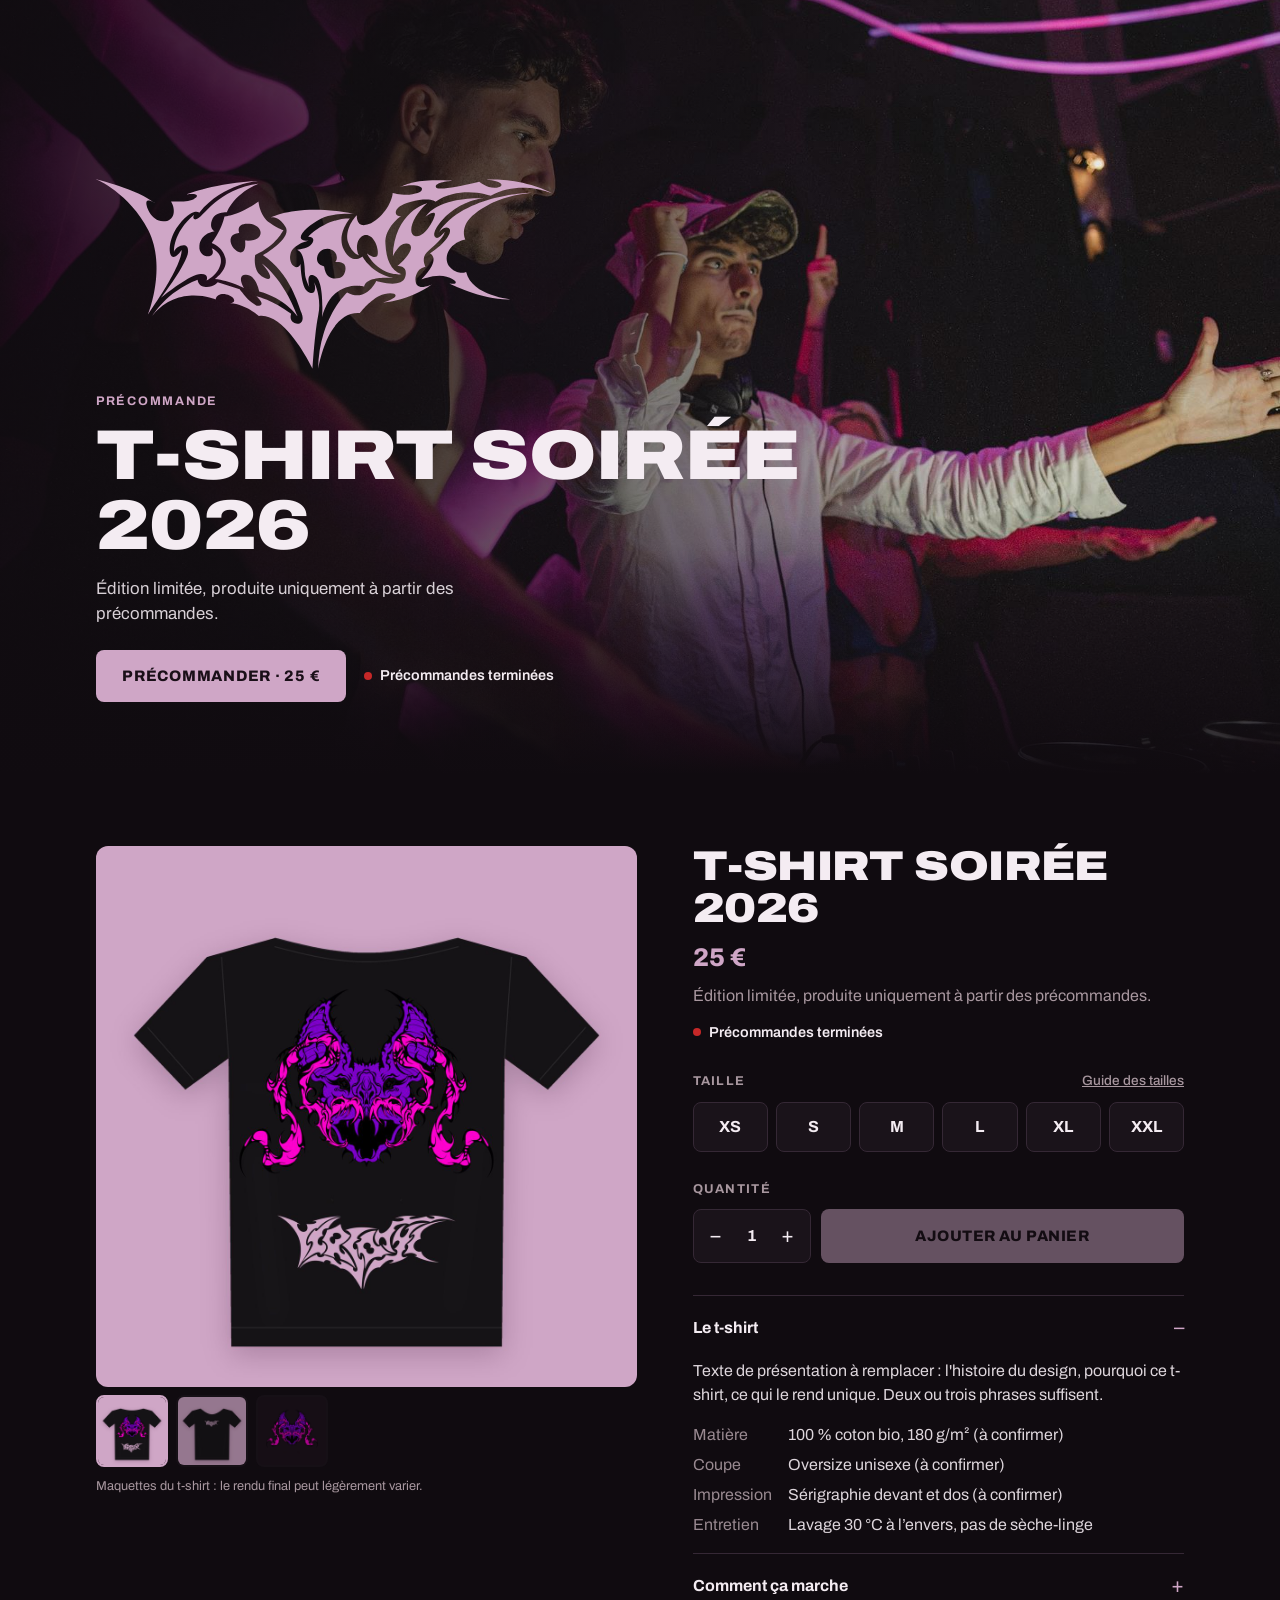
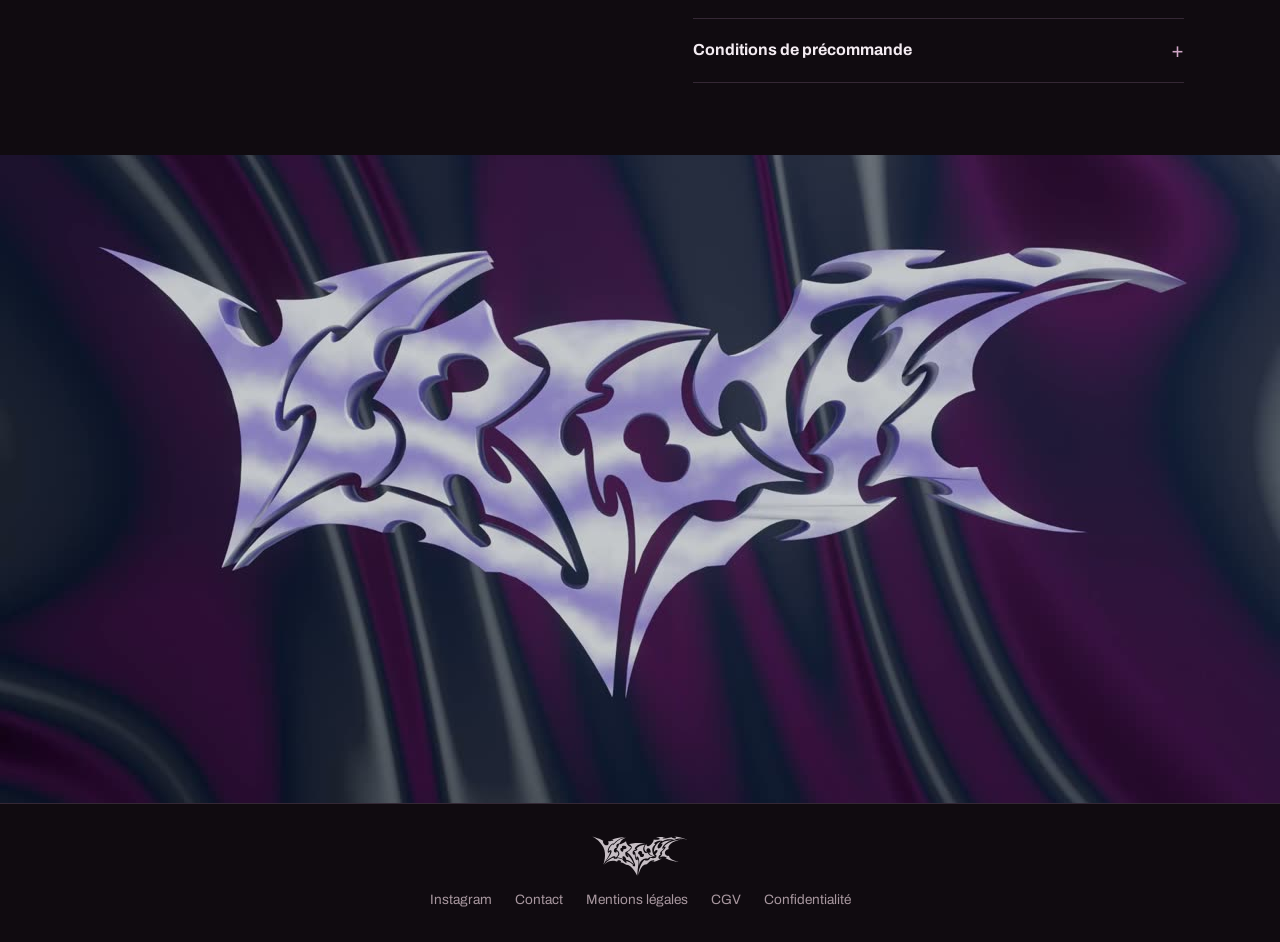
<file: index.html>
<!doctype html>
<html lang="fr">
<head>
  <meta charset="utf-8">
  <meta name="viewport" content="width=device-width, initial-scale=1, viewport-fit=cover">
  <title>Précommande T-shirt · Versatyl</title>
  <meta name="description" content="Précommande du t-shirt Versatyl : choisis ta taille, paie en ligne, récupère-le à la soirée avec ton QR code.">
  <meta name="theme-color" content="#100b10">
  <meta property="og:type" content="website">
  <meta property="og:title" content="T-shirt Soirée 2026 · Versatyl">
  <meta property="og:description" content="Édition limitée, produite uniquement à partir des précommandes.">
  <meta property="og:image" content="https://versatyl.fr/shopping/img/partage.jpg">
  <meta name="twitter:card" content="summary_large_image">
  <link rel="icon" type="image/png" href="img/favicon.png">
  <link rel="apple-touch-icon" href="img/apple-touch-icon.png">
  <link rel="preconnect" href="https://fonts.googleapis.com">
  <link rel="preconnect" href="https://fonts.gstatic.com" crossorigin>
  <link rel="stylesheet" href="https://fonts.googleapis.com/css2?family=Archivo:wdth,wght@100..125,400..900&display=swap">
  <link rel="preload" as="image" href="photos/hero.jpg">
  <link rel="stylesheet" href="style.css">
  <script src="config.js"></script>
</head>
<body class="accueil">
  <div id="bandeau" class="bandeau" hidden></div>

  <section class="hero" aria-labelledby="titre">
    <img src="photos/hero.jpg" alt="Deux DJ aux platines sous les néons roses d'une soirée Versatyl" fetchpriority="high">
    <div class="hero-texte">
      <img class="hero-logo" src="img/logo-lilas.svg" alt="Versatyl" width="460" height="194">
      <p class="surtitre">Précommande</p>
      <h1 id="titre"></h1>
      <p class="accroche" id="accroche-hero"></p>
      <div class="hero-actions">
        <a class="btn accent" href="#produit" id="cta-hero"></a>
        <div class="statut" id="statut-hero"></div>
      </div>
    </div>
  </section>

  <main>
    <div class="wrap produit" id="produit">
      <section class="galerie" aria-label="Visuels du t-shirt">
        <div class="galerie-principale"><img id="photo" alt="" width="1200" height="1200"></div>
        <div class="vignettes" id="vignettes"></div>
        <p class="mention">Maquettes du t-shirt : le rendu final peut légèrement varier.</p>
      </section>

      <section aria-labelledby="nom">
        <h2 id="nom"></h2>
        <p class="prix" id="prix"></p>
        <p class="accroche" id="accroche"></p>
        <div class="statut" id="statut"></div>

        <div class="bloc">
          <div class="bloc-titre">
            <span>Taille</span>
            <button class="lien" type="button" id="btn-guide" aria-expanded="false">Guide des tailles</button>
          </div>
          <div class="tailles" id="tailles" role="group" aria-label="Choix de la taille"></div>
          <div class="guide" id="guide" hidden></div>
        </div>

        <div class="bloc">
          <div class="bloc-titre"><span>Quantité</span></div>
          <div class="ligne-ajout">
            <div class="quantite">
              <button type="button" id="moins" aria-label="Retirer un">−</button>
              <output id="qte">1</output>
              <button type="button" id="plus" aria-label="Ajouter un">+</button>
            </div>
            <button class="btn accent" type="button" id="ajouter">Ajouter au panier</button>
          </div>
          <p class="aide" id="aide-ajout"></p>
        </div>

        <div class="bloc panier" id="panier" hidden>
          <div class="bloc-titre"><span>Ton panier</span></div>
          <ul id="lignes"></ul>
          <div class="total"><span>Total</span><span id="total"></span></div>
          <p class="promo-note">Un code promo ? Tu pourras le saisir sur la page de paiement.</p>
          <button class="btn accent" type="button" id="payer" style="width:100%">Payer ma précommande</button>
          <p class="aide" id="aide-payer"></p>
          <p class="cgv-note">En payant, tu acceptes les <a href="mentions-legales.html#cgv">conditions de vente</a>.</p>
        </div>

        <div class="bloc infos">
          <details open>
            <summary>Le t-shirt</summary>
            <div class="contenu"><p id="description" style="margin-top:0"></p><dl id="details"></dl></div>
          </details>
          <details>
            <summary>Comment ça marche</summary>
            <div class="contenu">
              <ol class="etapes">
                <li>Tu choisis ta taille et tu paies en ligne (carte, Apple Pay, Google Pay).</li>
                <li>Tu reçois aussitôt un e-mail avec ton QR code personnel.</li>
                <li><span id="retrait"></span></li>
              </ol>
            </div>
          </details>
          <details>
            <summary>Conditions de précommande</summary>
            <div class="contenu">
              <p style="margin-top:0">Les t-shirts sont fabriqués après la fin des précommandes. Chaque QR code permet de récupérer la commande <strong>une seule fois</strong> : ne le partage pas.</p>
              <p>Si la production ne pouvait pas avoir lieu, tu serais remboursé intégralement. Tu peux te rétracter jusqu'à la remise du t-shirt, puis 14 jours après l'avoir récupéré : écris-nous pour l'exercer. <a href="mentions-legales.html#cgv">Toutes les conditions de vente</a>.</p>
              <p>Paiement sécurisé par Stripe. Nous ne voyons jamais ton numéro de carte.</p>
            </div>
          </details>
        </div>
      </section>
    </div>

    <section class="marque-video" aria-hidden="true">
      <video id="video-logo" src="img/logo-chrome.mp4" poster="img/logo-chrome.jpg" muted loop playsinline preload="none" width="1280" height="720"></video>
    </section>

  </main>

  <footer>
    <img src="img/logo-clair.svg" alt="Versatyl" width="96" height="40">
    <nav>
      <a id="lien-insta" href="https://www.instagram.com/" target="_blank" rel="noopener">Instagram</a>
      <a id="lien-contact" href="mailto:">Contact</a>
      <a href="mentions-legales.html#mentions">Mentions légales</a>
      <a href="mentions-legales.html#cgv">CGV</a>
      <a href="mentions-legales.html#confidentialite">Confidentialité</a>
    </nav>
  </footer>

  <div class="barre" id="barre" hidden>
    <div class="resume"><span id="barre-nb"></span><strong id="barre-total"></strong></div>
    <button class="btn accent" type="button" id="barre-payer">Payer</button>
  </div>

<script>
(function () {
  var C = window.BOUTIQUE;
  var $ = function (id) { return document.getElementById(id); };
  var euros = function (n) { return n.toLocaleString('fr-FR', { style: 'currency', currency: 'EUR', minimumFractionDigits: n % 1 ? 2 : 0 }); };
  var demo = !C.API_URL;

  // ---------- Textes ----------
  document.title = C.produit + ' · ' + C.marque;
  $('titre').textContent = C.produit;
  $('accroche-hero').textContent = C.accroche;
  $('cta-hero').textContent = 'Précommander · ' + euros(C.prix);
  $('nom').textContent = C.produit;
  $('prix').textContent = euros(C.prix);
  $('accroche').textContent = C.accroche;
  $('description').textContent = C.description;
  $('retrait').textContent = C.retrait;
  $('lien-insta').href = C.instagram;
  $('lien-contact').href = 'mailto:' + C.contact;
  C.details.forEach(function (d) {
    var dt = document.createElement('dt'); dt.textContent = d[0];
    var dd = document.createElement('dd'); dd.textContent = d[1];
    $('details').append(dt, dd);
  });

  var fin = new Date(C.finPrecommande);
  var ouvert = new Date() < fin;
  var dateFin = fin.toLocaleDateString('fr-FR', { day: 'numeric', month: 'long' });
  ['statut', 'statut-hero'].forEach(function (id) {
    $(id).textContent = ouvert ? 'Précommandes ouvertes jusqu’au ' + dateFin : 'Précommandes terminées';
    if (!ouvert) $(id).classList.add('ferme');
  });
  if (!ouvert) $('ajouter').disabled = true;

  var params = new URLSearchParams(location.search);
  if (demo) { $('bandeau').hidden = false; $('bandeau').className = 'bandeau demo'; $('bandeau').textContent = 'Mode démo : aucun paiement réel, tout est simulé.'; }
  else if (params.has('annule')) { $('bandeau').hidden = false; $('bandeau').textContent = 'Paiement annulé. Ton panier est toujours là.'; }

  // ---------- Photos ----------
  var photos = C.photos;
  function montrer(i) {
    $('photo').src = photos[i].src; $('photo').alt = photos[i].alt;
    Array.prototype.forEach.call($('vignettes').children, function (b, j) { b.setAttribute('aria-current', i === j); });
  }
  photos.forEach(function (p, i) {
    var b = document.createElement('button');
    b.type = 'button'; b.setAttribute('aria-label', 'Voir : ' + p.alt);
    var img = document.createElement('img'); img.src = p.src; img.alt = '';
    b.append(img); b.onclick = function () { montrer(i); };
    $('vignettes').append(b);
  });
  if (photos.length < 2) $('vignettes').hidden = true;
  montrer(0);


  // Vidéo du logo : lancée seulement quand elle est visible, jamais si le visiteur limite les animations
  var video = $('video-logo');
  var calme = window.matchMedia && matchMedia('(prefers-reduced-motion: reduce)').matches;
  if (!calme && 'IntersectionObserver' in window) {
    new IntersectionObserver(function (e) {
      if (e[0].isIntersecting) { video.preload = 'auto'; video.play().catch(function () {}); } else video.pause();
    }, { threshold: .25 }).observe(video);
  }

  // ---------- Tailles + guide ----------
  var taille = null, qte = 1;
  C.tailles.forEach(function (t) {
    var b = document.createElement('button');
    b.type = 'button'; b.textContent = t; b.setAttribute('aria-pressed', 'false');
    b.onclick = function () {
      taille = t;
      Array.prototype.forEach.call($('tailles').children, function (x) { x.setAttribute('aria-pressed', x === b); });
      aide('');
    };
    $('tailles').append(b);
  });
  var g = C.guideTailles;
  $('guide').innerHTML = '<table><thead><tr>' + g.entetes.map(function (h) { return '<th>' + h + '</th>'; }).join('') +
    '</tr></thead><tbody>' + g.lignes.map(function (l) { return '<tr>' + l.map(function (c) { return '<td>' + c + '</td>'; }).join('') + '</tr>'; }).join('') +
    '</tbody></table><p>Mesures à plat, en centimètres. Entre deux tailles ? Prends la plus grande.</p>';
  $('btn-guide').onclick = function () {
    var ouvre = $('guide').hidden; $('guide').hidden = !ouvre; this.setAttribute('aria-expanded', ouvre);
  };

  // ---------- Quantité ----------
  $('moins').onclick = function () { qte = Math.max(1, qte - 1); $('qte').textContent = qte; };
  $('plus').onclick = function () { qte = Math.min(C.maxParTaille, qte + 1); $('qte').textContent = qte; };
  function aide(t, err) { $('aide-ajout').textContent = t; $('aide-ajout').className = 'aide' + (err ? ' erreur' : ''); }

  // ---------- Panier ----------
  var panier = [];
  try { panier = JSON.parse(sessionStorage.getItem('boutique_panier')) || []; } catch (e) {}
  function sauver() { try { sessionStorage.setItem('boutique_panier', JSON.stringify(panier)); } catch (e) {} }

  $('ajouter').onclick = function () {
    if (!taille) return aide('Choisis d’abord ta taille.', true);
    var l = panier.find(function (x) { return x.size === taille; });
    if (l) l.qty = Math.min(C.maxParTaille, l.qty + qte); else panier.push({ size: taille, qty: qte });
    panier.sort(function (a, b) { return C.tailles.indexOf(a.size) - C.tailles.indexOf(b.size); });
    qte = 1; $('qte').textContent = 1;
    aide('Ajouté ! Tu peux ajouter une autre taille ou payer.');
    rendre(); sauver();
  };

  function rendre() {
    var nb = panier.reduce(function (s, l) { return s + l.qty; }, 0);
    var total = nb * C.prix;
    $('panier').hidden = !nb; $('barre').hidden = !nb;
    $('lignes').innerHTML = '';
    panier.forEach(function (l, i) {
      var li = document.createElement('li');
      var t = document.createElement('span'); t.textContent = 'Taille ' + l.size + ' × ' + l.qty + ' · ' + euros(l.qty * C.prix);
      var r = document.createElement('button'); r.type = 'button'; r.textContent = 'Retirer';
      r.onclick = function () { panier.splice(i, 1); rendre(); sauver(); };
      li.append(t, r); $('lignes').append(li);
    });
    $('total').textContent = euros(total);
    $('barre-nb').textContent = nb + ' t-shirt' + (nb > 1 ? 's' : '');
    $('barre-total').textContent = euros(total);
    $('payer').disabled = $('barre-payer').disabled = !ouvert;
  }
  rendre();

  // ---------- Paiement ----------
  function payer() {
    if (!panier.length) return;
    $('payer').disabled = $('barre-payer').disabled = true;
    $('aide-payer').className = 'aide'; $('aide-payer').textContent = 'Redirection vers le paiement sécurisé…';

    if (demo) return commandeDemo();

    fetch(C.API_URL, {
      method: 'POST',
      headers: { 'Content-Type': 'text/plain;charset=utf-8' },
      body: JSON.stringify({ action: 'checkout', items: panier }),
    })
      .then(function (r) { return r.json(); })
      .then(function (d) {
        if (!d.ok) throw new Error(d.error || 'Erreur inconnue');
        location.href = d.url;
      })
      .catch(function (e) {
        $('aide-payer').className = 'aide erreur';
        $('aide-payer').textContent = 'Le paiement n’a pas pu démarrer : ' + e.message + '. Réessaie dans un instant.';
        $('payer').disabled = $('barre-payer').disabled = false;
      });
  }
  $('payer').onclick = payer;
  $('barre-payer').onclick = payer;

  // Mode démo : on simule une commande payée, enregistrée dans ce navigateur
  function commandeDemo() {
    var cmd = [];
    try { cmd = JSON.parse(localStorage.getItem('boutique_demo')) || []; } catch (e) {}
    var nb = panier.reduce(function (s, l) { return s + l.qty; }, 0);
    var token = 'DEMO' + Math.random().toString(36).slice(2, 10).toUpperCase();
    cmd.push({
      numero: 'T-' + String(cmd.length + 1).padStart(4, '0'), token: token, nom: 'Client démo', email: 'client@exemple.fr',
      articles: panier.map(function (l) { return l.size + ' ×' + l.qty; }).join(', '), nb: nb, total: nb * C.prix,
      statut: 'À remettre', remisLe: '',
    });
    try { localStorage.setItem('boutique_demo', JSON.stringify(cmd)); } catch (e) {}
    panier = []; sauver();
    setTimeout(function () { location.href = 'merci.html?demo=' + token; }, 600);
  }
})();
</script>
</body>
</html>
</file>
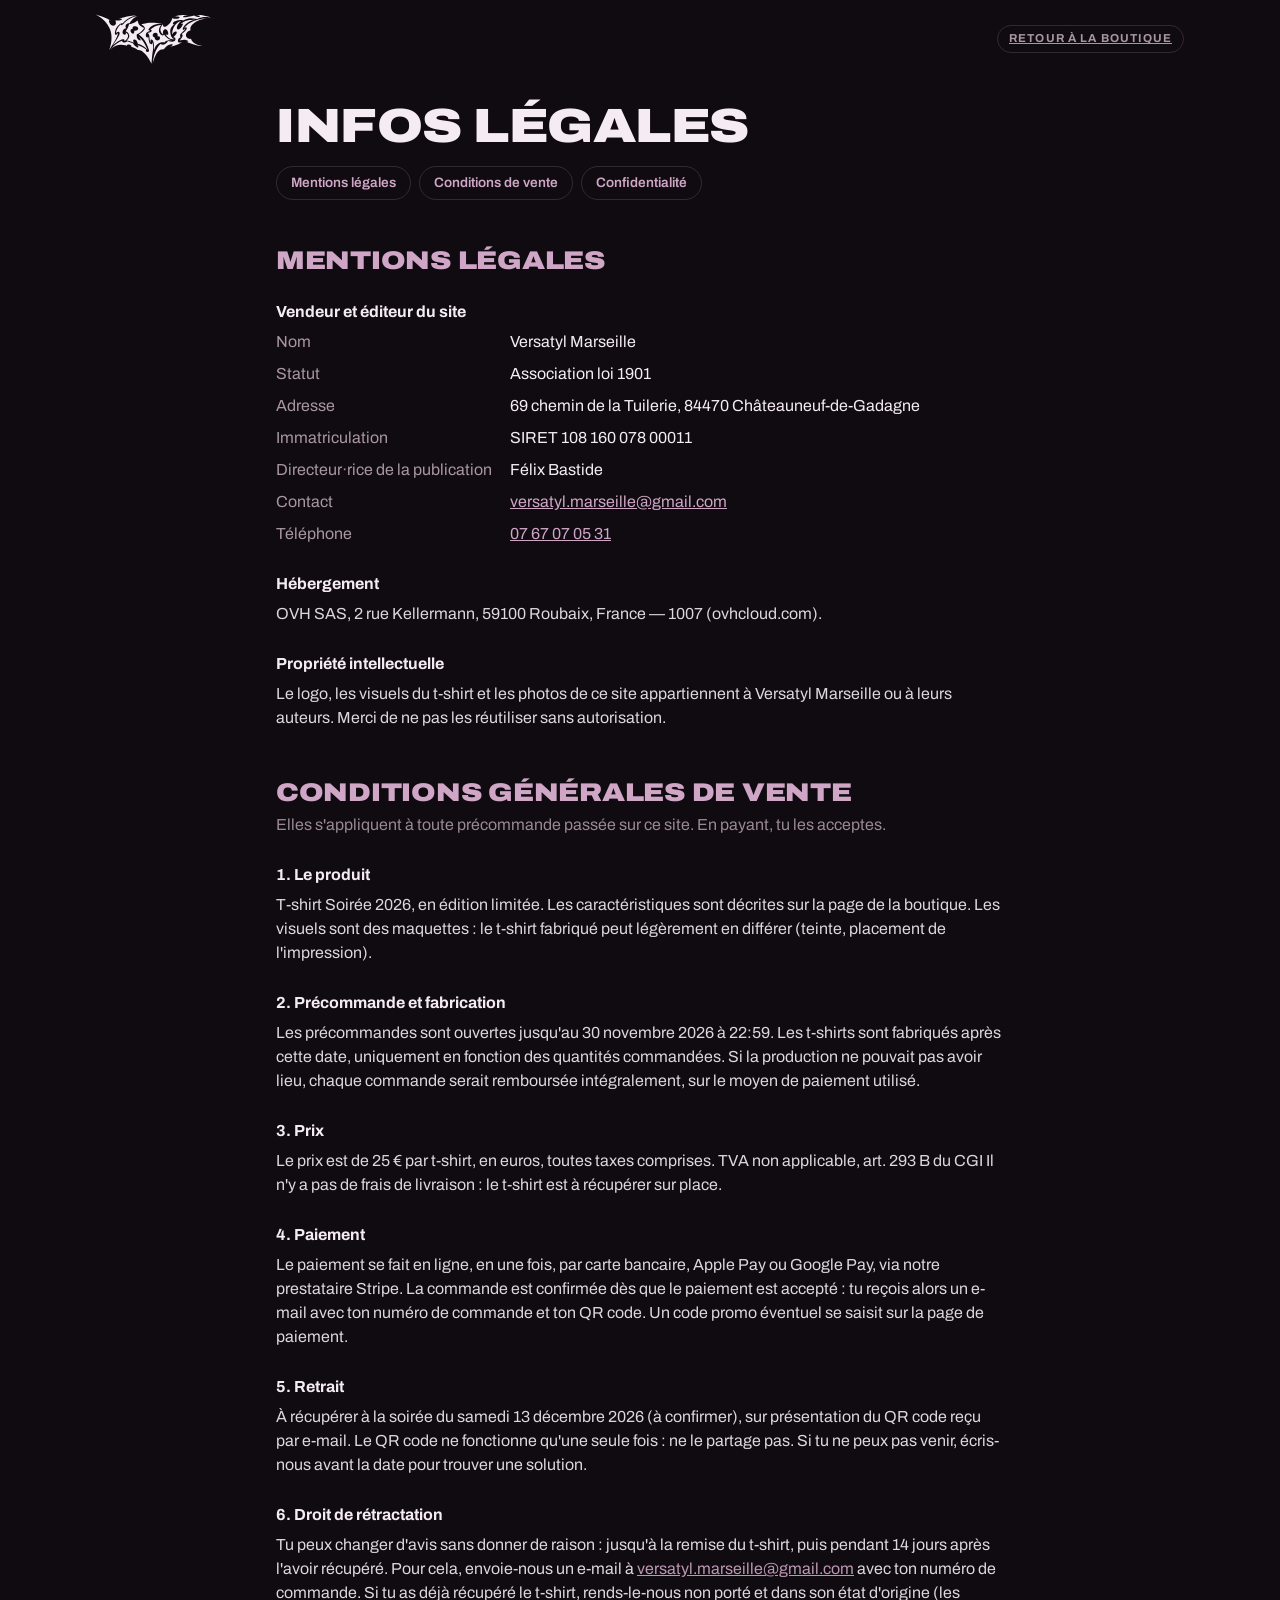
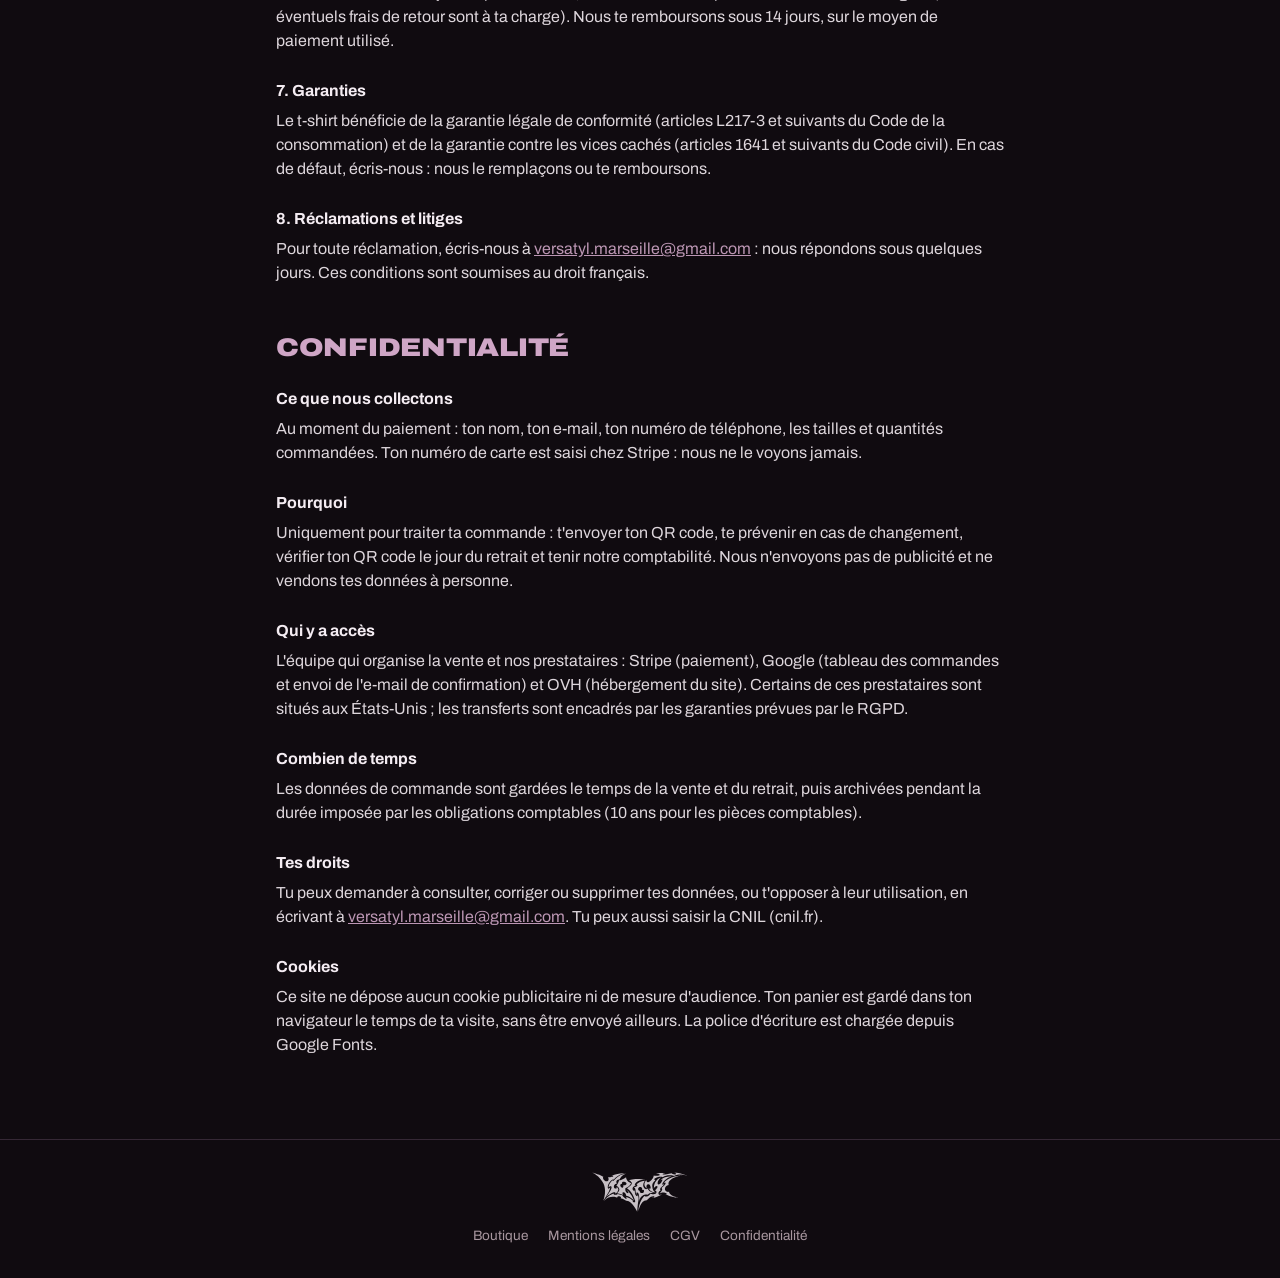
<file: mentions-legales.html>
<!doctype html>
<html lang="fr">
<head>
  <meta charset="utf-8">
  <meta name="viewport" content="width=device-width, initial-scale=1, viewport-fit=cover">
  <title>Mentions légales, CGV et confidentialité · Versatyl</title>
  <meta name="description" content="Mentions légales, conditions générales de vente de la précommande et politique de confidentialité de la boutique Versatyl.">
  <meta name="theme-color" content="#100b10">
  <link rel="icon" type="image/png" href="img/favicon.png">
  <link rel="preconnect" href="https://fonts.googleapis.com">
  <link rel="preconnect" href="https://fonts.gstatic.com" crossorigin>
  <link rel="stylesheet" href="https://fonts.googleapis.com/css2?family=Archivo:wdth,wght@100..125,400..900&display=swap">
  <link rel="stylesheet" href="style.css">
  <script src="config.js"></script>
</head>
<body>
  <header class="topbar"><a class="brand" href="./"><img src="img/logo-clair.svg" alt="Versatyl" width="118" height="50"></a><a class="tag" href="./">Retour à la boutique</a></header>

  <main class="wrap legal">
    <h1>Infos légales</h1>
    <nav class="sommaire" aria-label="Sur cette page">
      <a href="#mentions">Mentions légales</a>
      <a href="#cgv">Conditions de vente</a>
      <a href="#confidentialite">Confidentialité</a>
    </nav>

    <section id="mentions">
      <h2>Mentions légales</h2>
      <h3>Vendeur et éditeur du site</h3>
      <dl class="fiche">
        <dt>Nom</dt><dd data-legal="vendeur"></dd>
        <dt>Statut</dt><dd data-legal="statut"></dd>
        <dt>Adresse</dt><dd data-legal="adresse"></dd>
        <dt>Immatriculation</dt><dd data-legal="immatriculation"></dd>
        <dt>Directeur·rice de la publication</dt><dd data-legal="responsable"></dd>
        <dt>Contact</dt><dd><a class="js-contact" href="#"></a></dd>
        <dt>Téléphone</dt><dd><a class="js-tel" href="#"></a></dd>
      </dl>
      <h3>Hébergement</h3>
      <p>OVH SAS, 2 rue Kellermann, 59100 Roubaix, France — 1007 (ovhcloud.com).</p>
      <h3>Propriété intellectuelle</h3>
      <p>Le logo, les visuels du t-shirt et les photos de ce site appartiennent à <span data-legal="vendeur" data-court></span> ou à leurs auteurs. Merci de ne pas les réutiliser sans autorisation.</p>
    </section>

    <section id="cgv">
      <h2>Conditions générales de vente</h2>
      <p class="maj">Elles s'appliquent à toute précommande passée sur ce site. En payant, tu les acceptes.</p>

      <h3>1. Le produit</h3>
      <p><span class="js-produit"></span>, en édition limitée. Les caractéristiques sont décrites sur la page de la boutique. Les visuels sont des maquettes : le t-shirt fabriqué peut légèrement en différer (teinte, placement de l'impression).</p>

      <h3>2. Précommande et fabrication</h3>
      <p>Les précommandes sont ouvertes jusqu'au <span class="js-fin"></span>. Les t-shirts sont fabriqués après cette date, uniquement en fonction des quantités commandées. Si la production ne pouvait pas avoir lieu, chaque commande serait remboursée intégralement, sur le moyen de paiement utilisé.</p>

      <h3>3. Prix</h3>
      <p>Le prix est de <span class="js-prix"></span> par t-shirt, en euros, toutes taxes comprises. <span data-legal="tva" data-optionnel></span> Il n'y a pas de frais de livraison : le t-shirt est à récupérer sur place.</p>

      <h3>4. Paiement</h3>
      <p>Le paiement se fait en ligne, en une fois, par carte bancaire, Apple Pay ou Google Pay, via notre prestataire Stripe. La commande est confirmée dès que le paiement est accepté : tu reçois alors un e-mail avec ton numéro de commande et ton QR code. Un code promo éventuel se saisit sur la page de paiement.</p>

      <h3>5. Retrait</h3>
      <p><span class="js-retrait"></span> Le QR code ne fonctionne qu'une seule fois : ne le partage pas. Si tu ne peux pas venir, écris-nous avant la date pour trouver une solution.</p>

      <h3>6. Droit de rétractation</h3>
      <p>Tu peux changer d'avis sans donner de raison : jusqu'à la remise du t-shirt, puis pendant 14 jours après l'avoir récupéré. Pour cela, envoie-nous un e-mail à <a class="js-contact" href="#"></a> avec ton numéro de commande. Si tu as déjà récupéré le t-shirt, rends-le-nous non porté et dans son état d'origine (les éventuels frais de retour sont à ta charge). Nous te remboursons sous 14 jours, sur le moyen de paiement utilisé.</p>

      <h3>7. Garanties</h3>
      <p>Le t-shirt bénéficie de la garantie légale de conformité (articles L217-3 et suivants du Code de la consommation) et de la garantie contre les vices cachés (articles 1641 et suivants du Code civil). En cas de défaut, écris-nous : nous le remplaçons ou te remboursons.</p>

      <h3>8. Réclamations et litiges</h3>
      <p>Pour toute réclamation, écris-nous à <a class="js-contact" href="#"></a> : nous répondons sous quelques jours. <span class="js-mediateur">Si aucun accord n'est trouvé, tu peux recourir gratuitement au médiateur de la consommation : <span data-legal="mediateur"></span>. </span>Ces conditions sont soumises au droit français.</p>
    </section>

    <section id="confidentialite">
      <h2>Confidentialité</h2>
      <h3>Ce que nous collectons</h3>
      <p>Au moment du paiement : ton nom, ton e-mail, ton numéro de téléphone, les tailles et quantités commandées. Ton numéro de carte est saisi chez Stripe : nous ne le voyons jamais.</p>
      <h3>Pourquoi</h3>
      <p>Uniquement pour traiter ta commande : t'envoyer ton QR code, te prévenir en cas de changement, vérifier ton QR code le jour du retrait et tenir notre comptabilité. Nous n'envoyons pas de publicité et ne vendons tes données à personne.</p>
      <h3>Qui y a accès</h3>
      <p>L'équipe qui organise la vente et nos prestataires : Stripe (paiement), Google (tableau des commandes et envoi de l'e-mail de confirmation) et OVH (hébergement du site). Certains de ces prestataires sont situés aux États-Unis ; les transferts sont encadrés par les garanties prévues par le RGPD.</p>
      <h3>Combien de temps</h3>
      <p>Les données de commande sont gardées le temps de la vente et du retrait, puis archivées pendant la durée imposée par les obligations comptables (10 ans pour les pièces comptables).</p>
      <h3>Tes droits</h3>
      <p>Tu peux demander à consulter, corriger ou supprimer tes données, ou t'opposer à leur utilisation, en écrivant à <a class="js-contact" href="#"></a>. Tu peux aussi saisir la CNIL (cnil.fr).</p>
      <h3>Cookies</h3>
      <p>Ce site ne dépose aucun cookie publicitaire ni de mesure d'audience. Ton panier est gardé dans ton navigateur le temps de ta visite, sans être envoyé ailleurs. La police d'écriture est chargée depuis Google Fonts.</p>
    </section>
  </main>

  <footer>
    <img src="img/logo-clair.svg" alt="Versatyl" width="96" height="40">
    <nav><a href="./">Boutique</a><a href="#mentions">Mentions légales</a><a href="#cgv">CGV</a><a href="#confidentialite">Confidentialité</a></nav>
  </footer>

<script>
(function () {
  var C = window.BOUTIQUE, L = C.legal || {};
  var tous = function (sel) { return Array.prototype.slice.call(document.querySelectorAll(sel)); };
  if (!(L.mediateur || '').trim()) tous('.js-mediateur').forEach(function (e) { e.remove(); });
  var euros = function (n) { return n.toLocaleString('fr-FR', { style: 'currency', currency: 'EUR', minimumFractionDigits: n % 1 ? 2 : 0 }); };

  tous('[data-legal]').forEach(function (el) {
    var v = (L[el.dataset.legal] || '').trim();
    if (v) { el.textContent = v; return; }
    if ('optionnel' in el.dataset) { el.remove(); return; }
    el.textContent = 'court' in el.dataset ? C.marque : 'à compléter';
    if (!('court' in el.dataset)) el.className = 'a-completer';
  });
  tous('.js-contact').forEach(function (a) { a.textContent = C.contact; a.href = 'mailto:' + C.contact; });
  tous('.js-tel').forEach(function (a) { a.textContent = C.telephone; a.href = 'tel:' + C.telephone.replace(/\s/g, ''); });
  tous('.js-produit').forEach(function (e) { e.textContent = C.produit; });
  tous('.js-prix').forEach(function (e) { e.textContent = euros(C.prix); });
  tous('.js-retrait').forEach(function (e) { e.textContent = C.retrait; });
  var fin = new Date(C.finPrecommande);
  tous('.js-fin').forEach(function (e) {
    e.textContent = fin.toLocaleDateString('fr-FR', { day: 'numeric', month: 'long', year: 'numeric' }) + ' à ' +
      fin.toLocaleTimeString('fr-FR', { hour: '2-digit', minute: '2-digit' });
  });
})();
</script>
</body>
</html>
</file>
<file: style.css>
/* ============================================================
   Versatyl : couleurs tirées de la DA (lilas + nuit aubergine)
   ============================================================ */
:root {
  --bg: #100b10;
  --surface: #1a131a;
  --surface-2: #241a24;
  --ink: #f4ecf2;
  --muted: #a8979f;
  --line: #352835;
  --accent: #cfa6c6;        /* lilas de la DA */
  --accent-hover: #dcbad4;
  --accent-ink: #1a0f18;
  --ok: #1f8a4c;
  --ko: #c62828;
  --warn: #b7791f;
  --radius: 12px;
  --radius-sm: 8px;
  --space: 72px;            /* rythme vertical entre les sections */
  color-scheme: dark;
}
@media (max-width: 859px) { :root { --space: 52px; } }

* { box-sizing: border-box; }
[hidden] { display: none !important; }
html { -webkit-text-size-adjust: 100%; scroll-behavior: smooth; }
@media (prefers-reduced-motion: reduce) { html { scroll-behavior: auto; } }
body {
  margin: 0; background: var(--bg); color: var(--ink);
  font-family: 'Archivo', system-ui, -apple-system, 'Segoe UI', sans-serif;
  font-size: 16px; line-height: 1.5;
}
img, video { max-width: 100%; display: block; }
button { font: inherit; color: inherit; cursor: pointer; }
a { color: inherit; }
:focus-visible { outline: 2px solid var(--accent); outline-offset: 2px; }

.wrap { max-width: 1120px; margin: 0 auto; padding: 0 16px; }

/* ---------- En-tête ---------- */
.topbar {
  display: flex; align-items: center; justify-content: space-between;
  padding: 14px 16px; max-width: 1120px; margin: 0 auto;
}
.brand { display: block; text-decoration: none; font-weight: 900; font-stretch: 112%; letter-spacing: .04em; text-transform: uppercase; }
.brand img { width: 118px; height: auto; }
.tag {
  font-size: .72rem; font-weight: 700; text-transform: uppercase; letter-spacing: .1em;
  border: 1px solid var(--line); border-radius: 999px; padding: 4px 11px; color: var(--muted);
}

/* ---------- Hero photo ---------- */
.hero {
  position: relative; min-height: 88svh; display: flex; align-items: flex-end;
  overflow: hidden; background: #000;
}
.hero > img {
  position: absolute; inset: 0; width: 100%; height: 100%;
  object-fit: cover; object-position: 50% 30%;
}
.hero::after {
  content: ''; position: absolute; inset: 0;
  background: linear-gradient(to top, var(--bg) 0%, rgba(16, 11, 16, .82) 32%, rgba(16, 11, 16, .15) 70%, rgba(16, 11, 16, .45) 100%);
}
.hero-texte { position: relative; z-index: 2; width: 100%; max-width: 1120px; margin: 0 auto; padding: 96px 16px 40px; }
.hero-logo { width: clamp(220px, 46vw, 460px); height: auto; margin-bottom: 22px; }
.surtitre {
  font-size: .78rem; font-weight: 700; text-transform: uppercase; letter-spacing: .14em;
  color: var(--accent); margin: 0 0 10px;
}
h1, h2 { font-weight: 900; font-stretch: 118%; text-transform: uppercase; letter-spacing: -.01em; line-height: 1; }
.hero h1 { font-size: clamp(2.2rem, 7vw, 4.4rem); margin: 0 0 14px; max-width: 14ch; }
.hero .accroche { font-size: 1.05rem; color: var(--ink); opacity: .88; max-width: 42ch; margin: 0 0 24px; }
.hero-actions { display: flex; align-items: center; gap: 18px; flex-wrap: wrap; }
.hero-actions .btn { flex: 0 0 auto; padding: 0 26px; }
.hero .statut { margin-top: 0; }
@media (min-width: 860px) {
  .hero { min-height: 86vh; }
  .hero > img { object-position: 50% 38%; }
  .hero::after {
    background:
      linear-gradient(to right, rgba(16, 11, 16, .88) 0%, rgba(16, 11, 16, .55) 45%, rgba(16, 11, 16, 0) 75%),
      linear-gradient(to top, var(--bg) 0%, rgba(16, 11, 16, 0) 30%);
  }
  .hero-texte { padding-bottom: 72px; }
}

/* ---------- Produit ---------- */
.produit { display: grid; gap: 28px; padding-top: var(--space); padding-bottom: var(--space); scroll-margin-top: 8px; }
@media (min-width: 860px) {
  .produit { grid-template-columns: 1.1fr 1fr; gap: 56px; align-items: start; }
  .galerie { position: sticky; top: 16px; }
}
.galerie-principale { aspect-ratio: 1 / 1; background: var(--surface); border-radius: var(--radius); overflow: hidden; }
.galerie-principale img { width: 100%; height: 100%; object-fit: cover; }
.vignettes { display: flex; gap: 8px; margin-top: 8px; }
.vignettes button {
  width: 72px; height: 72px; padding: 0; border-radius: var(--radius-sm); overflow: hidden;
  border: 2px solid transparent; background: var(--surface); opacity: .7;
  transition: opacity .15s, border-color .15s;
}
.vignettes button:hover { opacity: 1; }
.vignettes button[aria-current="true"] { border-color: var(--accent); opacity: 1; }
.vignettes img { width: 100%; height: 100%; object-fit: cover; }
.mention { font-size: .8rem; color: var(--muted); margin: 10px 0 0; }

.produit h2 { font-size: clamp(1.9rem, 5vw, 2.6rem); margin: 0 0 10px; }
.prix { font-size: 1.6rem; font-weight: 800; margin: 0; color: var(--accent); }
.produit .accroche { color: var(--muted); margin: 6px 0 0; }
.statut { display: inline-flex; align-items: center; gap: 8px; margin-top: 14px; font-size: .9rem; font-weight: 600; }
.statut::before { content: ''; width: 8px; height: 8px; border-radius: 50%; background: #3ccf7e; }
.statut.ferme::before { background: var(--ko); }

.bloc { margin-top: 28px; }
.bloc-titre {
  display: flex; justify-content: space-between; align-items: baseline;
  font-weight: 700; font-size: .8rem; text-transform: uppercase; letter-spacing: .1em; margin-bottom: 10px; color: var(--muted);
}
.tailles { display: grid; grid-template-columns: repeat(6, 1fr); gap: 8px; }
.tailles button {
  min-height: 50px; border-radius: var(--radius-sm); border: 1px solid var(--line);
  background: var(--surface); font-weight: 700; transition: border-color .15s, background .15s;
}
.tailles button:hover { border-color: var(--muted); }
.tailles button[aria-pressed="true"] { background: var(--accent); color: var(--accent-ink); border-color: var(--accent); }
.lien { background: none; border: 0; padding: 0; text-decoration: underline; font-size: .85rem; color: var(--muted); text-transform: none; letter-spacing: 0; font-weight: 500; }
.lien:hover { color: var(--ink); }

.guide { margin-top: 10px; }
.guide table { width: 100%; border-collapse: collapse; font-size: .9rem; background: var(--surface); border-radius: var(--radius-sm); overflow: hidden; }
.guide th, .guide td { padding: 9px 12px; text-align: left; border-bottom: 1px solid var(--line); }
.guide tr:last-child td { border-bottom: 0; }
.guide th { font-weight: 700; color: var(--muted); }
.guide p { font-size: .8rem; color: var(--muted); margin: 6px 0 0; }

.ligne-ajout { display: flex; gap: 10px; }
.quantite { display: flex; align-items: center; border: 1px solid var(--line); border-radius: var(--radius-sm); background: var(--surface); }
.quantite button { width: 44px; height: 52px; background: none; border: 0; font-size: 1.3rem; }
.quantite output { min-width: 28px; text-align: center; font-weight: 700; }

.btn {
  display: inline-flex; align-items: center; justify-content: center; text-decoration: none;
  flex: 1; min-height: 52px; border-radius: var(--radius-sm); border: 0; padding: 0 18px;
  font-weight: 800; font-size: .95rem; text-transform: uppercase; letter-spacing: .05em;
  background: var(--ink); color: var(--bg); transition: background .15s;
}
.btn:hover { background: #fff; }
.ligne-ajout .btn { padding: 0 12px; letter-spacing: .03em; white-space: nowrap; }
.btn.accent { background: var(--accent); color: var(--accent-ink); }
.btn.accent:hover { background: var(--accent-hover); }
.btn.secondaire { background: transparent; color: var(--ink); border: 1px solid var(--ink); }
.btn.secondaire:hover { background: var(--surface-2); }
.btn:disabled { opacity: .45; cursor: not-allowed; }
.aide { font-size: .85rem; color: var(--muted); margin: 8px 0 0; min-height: 1.2em; }
.aide.erreur { color: #ff7b7b; font-weight: 600; }

/* ---------- Panier ---------- */
.panier { background: var(--surface); border: 1px solid var(--line); border-radius: var(--radius); padding: 16px; }
.panier ul { list-style: none; margin: 0 0 12px; padding: 0; }
.panier li { display: flex; align-items: center; justify-content: space-between; gap: 10px; padding: 9px 0; border-bottom: 1px solid var(--line); }
.panier li button { background: none; border: 0; color: var(--muted); text-decoration: underline; font-size: .85rem; }
.total { display: flex; justify-content: space-between; font-weight: 800; font-size: 1.15rem; margin-bottom: 4px; }
.promo-note { font-size: .85rem; color: var(--muted); margin: 0 0 14px; }

/* ---------- Infos ---------- */
.infos { border-top: 1px solid var(--line); margin-top: 8px; }
.infos details { border-bottom: 1px solid var(--line); }
.infos summary {
  list-style: none; cursor: pointer; padding: 16px 0; font-weight: 700;
  display: flex; justify-content: space-between; align-items: center;
}
.infos summary::-webkit-details-marker { display: none; }
.infos summary::after { content: '+'; font-size: 1.3rem; font-weight: 400; color: var(--accent); }
.infos details[open] summary::after { content: '–'; }
.infos .contenu { padding-bottom: 16px; color: var(--ink); opacity: .9; }
.infos dl { display: grid; grid-template-columns: auto 1fr; gap: 6px 16px; margin: 0; }
.infos dt { color: var(--muted); }
.infos dd { margin: 0; }
.etapes { margin: 0; padding-left: 20px; }
.etapes li { margin-bottom: 8px; }

/* ---------- Bandeau vidéo du logo ---------- */
.marque-video { background: #0b070b; }
.marque-video video { width: 100%; max-height: 72vh; aspect-ratio: 16 / 9; object-fit: cover; margin: 0 auto; }

/* ---------- Pied de page ---------- */
footer {
  border-top: 1px solid var(--line); padding: 32px 16px 110px; font-size: .85rem; color: var(--muted);
  display: flex; flex-direction: column; align-items: center; gap: 14px; text-align: center;
}
footer img { width: 96px; opacity: .8; }
footer nav a { margin: 0 10px; text-decoration: none; }
footer nav a:hover { color: var(--ink); text-decoration: underline; }
@media (min-width: 860px) { footer { padding-bottom: 32px; } }

/* Barre fixe mobile quand le panier n'est pas vide */
.barre {
  position: fixed; left: 0; right: 0; bottom: 0; z-index: 10;
  background: var(--surface); border-top: 1px solid var(--line);
  padding: 10px 16px calc(10px + env(safe-area-inset-bottom));
  display: flex; align-items: center; gap: 12px;
}
.barre .resume { font-size: .9rem; line-height: 1.25; }
.barre .resume strong { display: block; font-size: 1.05rem; }
@media (min-width: 860px) { .barre { display: none !important; } }

.bandeau { background: var(--accent); color: var(--accent-ink); text-align: center; font-size: .85rem; font-weight: 600; padding: 8px 16px; position: relative; z-index: 4; }
.bandeau.demo { background: var(--warn); color: #fff; }

/* ---------- Page merci ---------- */
.carte {
  max-width: 460px; margin: 24px auto 48px; background: var(--surface); border: 1px solid var(--line);
  border-radius: var(--radius); padding: 28px 24px; text-align: center;
}
.carte h1 { font-size: 2rem; margin: 0 0 10px; }
.qr { background: #fff; padding: 12px; border-radius: var(--radius); display: inline-block; margin: 16px 0; }
.qr img { width: 240px; height: 240px; image-rendering: pixelated; }
.recap { text-align: left; border-top: 1px solid var(--line); margin-top: 8px; padding-top: 12px; }
.recap div { display: flex; justify-content: space-between; padding: 4px 0; }
.recap span:first-child { color: var(--muted); }
.chargement { color: var(--muted); }

/* ---------- Page infos légales ---------- */
.legal { max-width: 760px; padding-top: 24px; padding-bottom: var(--space); }
.legal h1 { font-size: clamp(2rem, 6vw, 3rem); margin: 0 0 16px; }
.sommaire { display: flex; flex-wrap: wrap; gap: 8px; margin-bottom: 8px; }
.sommaire a { text-decoration: none; font-size: .85rem; font-weight: 600; border: 1px solid var(--line); border-radius: 999px; padding: 6px 14px; }
.sommaire a:hover { border-color: var(--accent); }
.legal section { padding-top: 40px; scroll-margin-top: 8px; }
.legal h2 { font-size: 1.6rem; margin: 0 0 8px; color: var(--accent); }
.legal h3 { font-size: 1rem; margin: 26px 0 6px; }
.legal p { margin: 0 0 10px; opacity: .9; }
.legal .maj { color: var(--muted); }
.legal a { color: var(--accent); }
.fiche { display: grid; grid-template-columns: minmax(130px, auto) 1fr; gap: 8px 18px; margin: 0; }
.fiche dt { color: var(--muted); }
.fiche dd { margin: 0; }
.a-completer { color: #ffb86b; font-style: italic; }
.cgv-note { font-size: .8rem; color: var(--muted); margin: 10px 0 0; text-align: center; }
.cgv-note a { color: inherit; }
</file>
